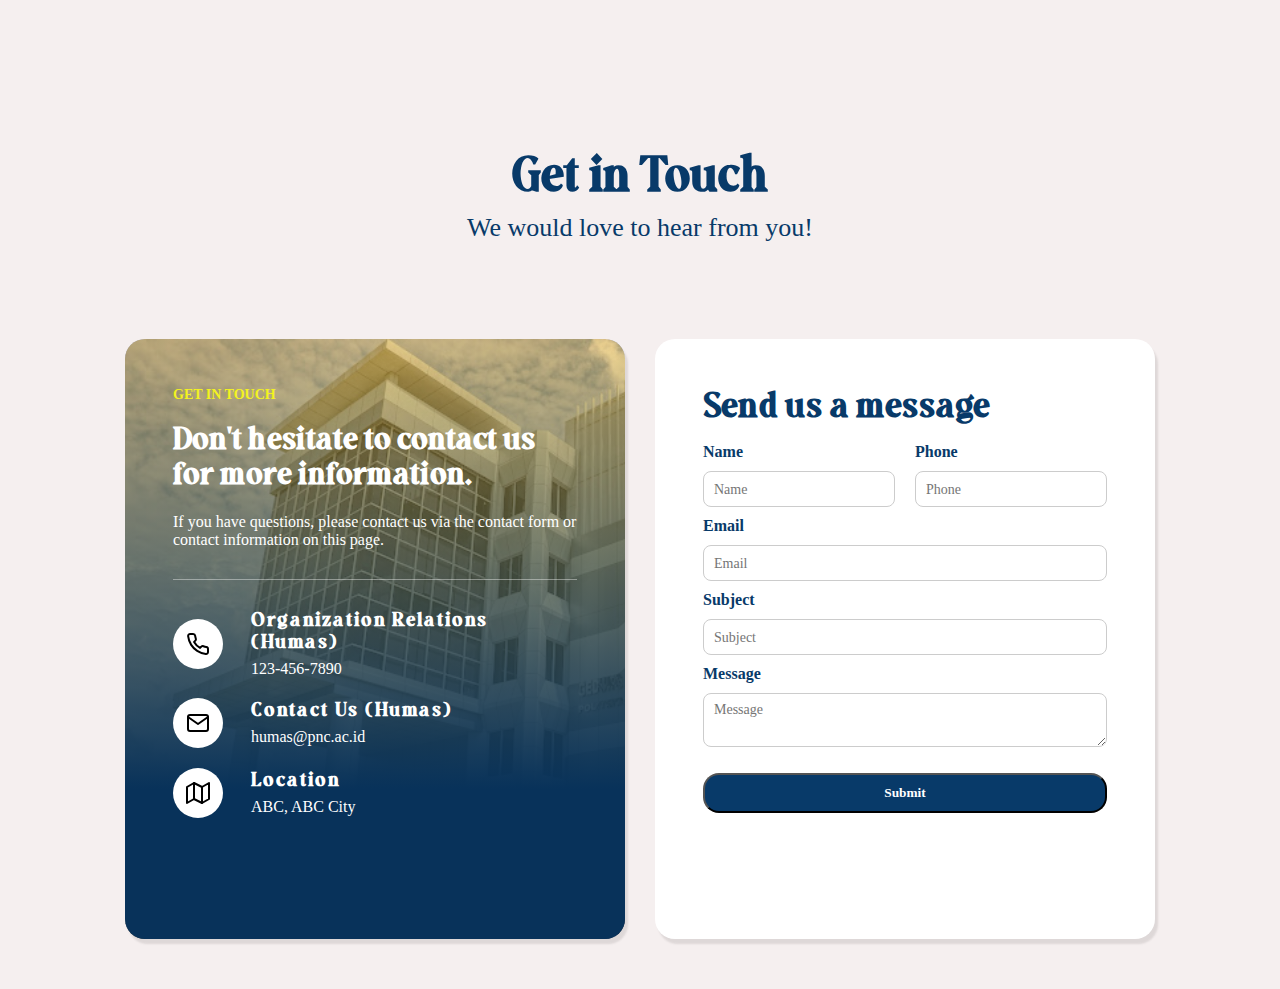
<file: contact.html>
<!DOCTYPE html>
<html lang="en">
<head>
    <meta charset="UTF-8">
    <meta name="viewport" content="width=device-width, initial-scale=1.0">
    <title>Contact - BEM PNC</title>
    <link rel="stylesheet" href="assets/css/contact.css">
    <link rel="stylesheet" href="assets/css/font-style.css">
    <link rel="shortcut icon" href="assets/img/logo-bem.png" type="image/x-icon">
</head>
<body>
    <header>
        <nav></nav>
    </header>

    <main>
        <section id="contact">
            <div class="heading">
                <h2>Get in Touch</h2>
                <p>We would love to hear from you!</p>
            </div>

            <div class="content">
                <div class="card contact-information">
                    <div class="overlay"></div>

                    <div class="text-information">
                        <div class="text-content">
                            <h4>GET IN TOUCH</h4>
                            <h2>Don't hesitate to contact us for more information.</h2>
                            <P>If you have questions, please contact us via the contact form or contact information on this page.</P>
                        </div>

                        <div class="line"></div>

                        <div class="list-contact">

                            <!-- phone -->
                            <div class="list">
                                <div class="logo">
                                    <svg xmlns="http://www.w3.org/2000/svg" width="24" height="24" viewBox="0 0 24 24" fill="none" stroke="currentColor" stroke-width="2" stroke-linecap="round" stroke-linejoin="round" class="feather feather-phone">
                                        <path d="M22 16.92v3a2 2 0 0 1-2.18 2 19.79 19.79 0 0 1-8.63-3.07 19.5 19.5 0 0 1-6-6 19.79 19.79 0 0 1-3.07-8.67A2 2 0 0 1 4.11 2h3a2 2 0 0 1 2 1.72 12.84 12.84 0 0 0 .7 2.81 2 2 0 0 1-.45 2.11L8.09 9.91a16 16 0 0 0 6 6l1.27-1.27a2 2 0 0 1 2.11-.45 12.84 12.84 0 0 0 2.81.7A2 2 0 0 1 22 16.92z"></path>
                                    </svg>
                                </div>

                                <div class="contact-box-content">
                                    <h3>Organization Relations (Humas)</h3>
                                    <p>123-456-7890</p>
                                </div>
                            </div>

                            <!-- mail -->
                            <div class="list">
                                <div class="logo">
                                    <svg xmlns="http://www.w3.org/2000/svg" width="24" height="24" viewBox="0 0 24 24" fill="none" stroke="currentColor" stroke-width="2" stroke-linecap="round" stroke-linejoin="round" class="feather feather-mail">
                                        <path d="M4 4h16c1.1 0 2 .9 2 2v12c0 1.1-.9 2-2 2H4c-1.1 0-2-.9-2-2V6c0-1.1.9-2 2-2z"></path>
                                        <polyline points="22,6 12,13 2,6"></polyline>
                                    </svg>
                                </div>

                                <div class="contact-box-content">
                                    <h3>Contact Us (Humas)</h3>
                                    <p>humas@pnc.ac.id</p>
                                </div>
                            </div>

                            <!-- location -->
                            <div class="list">
                                <div class="logo">
                                    <svg xmlns="http://www.w3.org/2000/svg" width="24" height="24" viewBox="0 0 24 24" fill="none" stroke="currentColor" stroke-width="2" stroke-linecap="round" stroke-linejoin="round" class="feather feather-map">
                                        <polygon points="1 6 1 22 8 18 16 22 23 18 23 2 16 6 8 2 1 6"></polygon>
                                        <line x1="8" y1="2" x2="8" y2="18"></line>
                                        <line x1="16" y1="6" x2="16" y2="22"></line>
                                    </svg>
                                </div>

                                <div class="contact-box-content">
                                    <h3>Location</h3>
                                    <p>ABC, ABC City</p>
                                </div>
                            </div>
                        </div>
                    </div>
                </div>

                <div class="card contact-form">
                    <h2>Send us a message</h2>
                    <form action="">
                        <div class="row">
                            <div class="form-group">
                                <label for="Name">Name</label>
                                <input type="text" name="name" id="name" placeholder="Name" required>
                            </div>

                            <div class="form-group">
                                <label for="Phone">Phone</label>
                                <input type="number" name="phone" id="phone" placeholder="Phone" required>
                            </div>
                        </div>

                        <label for="Email">Email</label>
                        <input type="email" name="email" id="email" placeholder="Email" required>

                        <label for="Subject">Subject</label>
                        <input type="text" name="subject" id="subject" placeholder="Subject">

                        <label for="Message">Message</label>
                        <textarea name="message" id="message" placeholder="Message" required></textarea>

                        <button type="submit" value="Submit">Submit</button>
                    </form>
                </div>
            </div>
        </section>
    </main>

    <footer></footer>
</body>
</html>
</file>
<file: assets/css/contact.css>
* {
    margin: 0;
    padding: 0;
    box-sizing: border-box;
}

body {
    background-color: rgb(245, 239, 239);
}

h1, h2, h3, h4, h5 {
    font-family: 'Gravity Wanders';
}

#contact {
    padding: 50px;
    display: flex;
    flex-direction: column;
    align-items: center;
    margin-top:100px;
}

.heading {
    text-align: center;
    color: #083a69;
}

.heading h2 {
    font-size: 50px;
}

.heading p {
    font-size: 26px;
    margin-top: 8px;
}

.content {
    position: relative;
    display: flex;
    gap: 30px;
    margin-top: 6em;
}

.card {
    display: flex;
    flex-direction: column;
    position: relative;
    border-radius: 20px;
    width: 620px;
    min-height: 600px;
    padding: 4em;
    box-shadow: 3px 5px 2px rgba(83, 70, 70, 0.137);
}

.contact-information {
    position: relative;
    background-image: url('/assets/img/Gedung_PNC.jpg');
    background-repeat: no-repeat;
    background-size: cover;
    color: #000;
}


.overlay {
    position: absolute;
    top: 0;
    left: 0;
    width: 100%;
    height: 100%;
    background-image: linear-gradient(180deg, #f6bc237D 0%, #08325A 75%);
    box-sizing: border-box;
    border-radius: 20px;
    z-index: 2;
}

.text-information {
    z-index: 10;
}

.text-content {
    display: flex;
    flex-direction: column;
    gap: 20px;
}

.text-content h4 {
    color: rgb(243, 243, 30);
    font-family: Cambria, Cochin, Georgia, Times, 'Times New Roman', serif;
    font-size: 14px;
}

.text-content h2 {
    color: white;
    font-size: 2.4em;
}

.text-content p {
    color: white;
    font-size: 16px;
    font-family: 'Poppins';
}

.line {
    border: none;
    height: 1px;
    background-color: rgba(255, 255, 255, 0.4);
    margin: 30px 0;
}

.list-contact {
    display: flex;
    flex-direction: column;
    gap: 20px;
}

.list {
    display: flex;
    align-items: center;
    gap: 28px;
}

.logo {
    display: flex;
    justify-content: center;
    align-items: center;
    width: 50px;
    height: 50px;
    min-width: 50px;
    min-height: 50px;
    background-color: #ffffff;
    border-radius: 100%;
}

.contact-box-content {
    display: flex;
    flex-direction: column;
    gap: 6px;
    color: white;
}

.contact-box-content h3 {
    font-size: 20px;
    letter-spacing: 2px;
}

.contact-form {
    background-color: #ffffff;
}

.contact-form h2 {
    color: #083a69;
    font-size: 36px;
}

.row {
    display: flex;
    gap: 20px;
    margin-top: 16px;
}

.form-group {
    flex: 1;
    display: flex;
    flex-direction: column;
    gap: 10px;
}

form {
    display: flex;
    flex-direction: column;
    gap: 10px;
}

form label {
    font-family: 'Poppins';
    font-weight: 600;
    color: #083a69;
}

form input::placeholder,
form textarea::placeholder {
    font-family: 'Poppins';
    font-weight: 200;
    font-size: 14px;
}

form input,
form textarea {
    width: 100%;
    padding: 8px 10px;
    font-size: 1rem;
    border: 1px solid #ccc;
    border-radius: 8px;
}

form button {
    padding: 10px;
    border-radius: 16px;
    background-color: #083a69;
    color: white;
    font-family: 'Poppins';
    font-weight: 600;
    margin-top: 16px;
}

input[type=number]::-webkit-inner-spin-button {
    -webkit-appearance: none;
}


@media only screen and (max-width: 1280px) {
    .card {
        width: 500px;
        padding: 3em;
    }
    
    .text-content h2 {
        font-size: 2em;
    }
}

@media only screen and (max-width: 1024px) {
    .content {
        gap: 20px;
    }
    
    .card {
        width: 450px;
        min-height: 550px;
        padding: 2.5em;
    }
    
    .heading h2 {
        font-size: 40px;
    }
}

@media only screen and (max-width: 940px) {
    .content {
        flex-direction: column;
        align-items: center;
        margin-top: 3em;
    }
    
    .card {
        width: 100%;
        max-width: 600px;
    }
}

@media only screen and (max-width: 768px) {
    
    .heading h2 {
        font-size: 36px;
    }
    
    .heading p {
        font-size: 20px;
    }
    
    .card {
        padding: 2em;
        min-height: 500px;
    }
    
    .contact-form h2 {
        font-size: 30px;
    }
}

@media only screen and (max-width: 640px) {
    .heading h2 {
        font-size: 32px;
    }
    
    .row {
        flex-direction: column;
        gap: 10px;
    }
    
    .list {
        gap: 15px;
    }
    
    .logo {
        width: 40px;
        height: 40px;
        min-width: 40px;
        min-height: 40px;
    }
    
    .contact-box-content h3 {
        font-size: 18px;
    }
}

@media only screen and (max-width: 500px) {
    .heading h2 {
        font-size: 28px;
    }
    
    .heading p {
        font-size: 18px;
    }
    
    .card {
        padding: 1.5em;
        min-height: auto;
    }
    
    .text-content h2 {
        font-size: 1.6em;
    }
    
    .contact-form h2 {
        font-size: 24px;
    }
    
    .contact-box-content h3 {
        font-size: 16px;
        letter-spacing: 1px;
    }
}

@media only screen and (max-width: 400px) {
    
    .card {
        padding: 1.6em;
    }
    
    .text-content h2 {
        font-size: 1.4em;
    }
    
    .contact-box-content h3 {
        font-size: 14px;
        letter-spacing: 0.5px;
    }
}
</file>
<file: assets/css/font-style.css>
@font-face {
    font-family: 'Gravity Wanders';
    src: url('/assets/fonts/GravityWanders-Regular.woff2') format('woff2'),
        url('/assets/fonts/GravityWanders-Regular.woff') format('woff');
    font-weight: normal;
    font-style: normal;
    font-display: swap;
}
</file>
